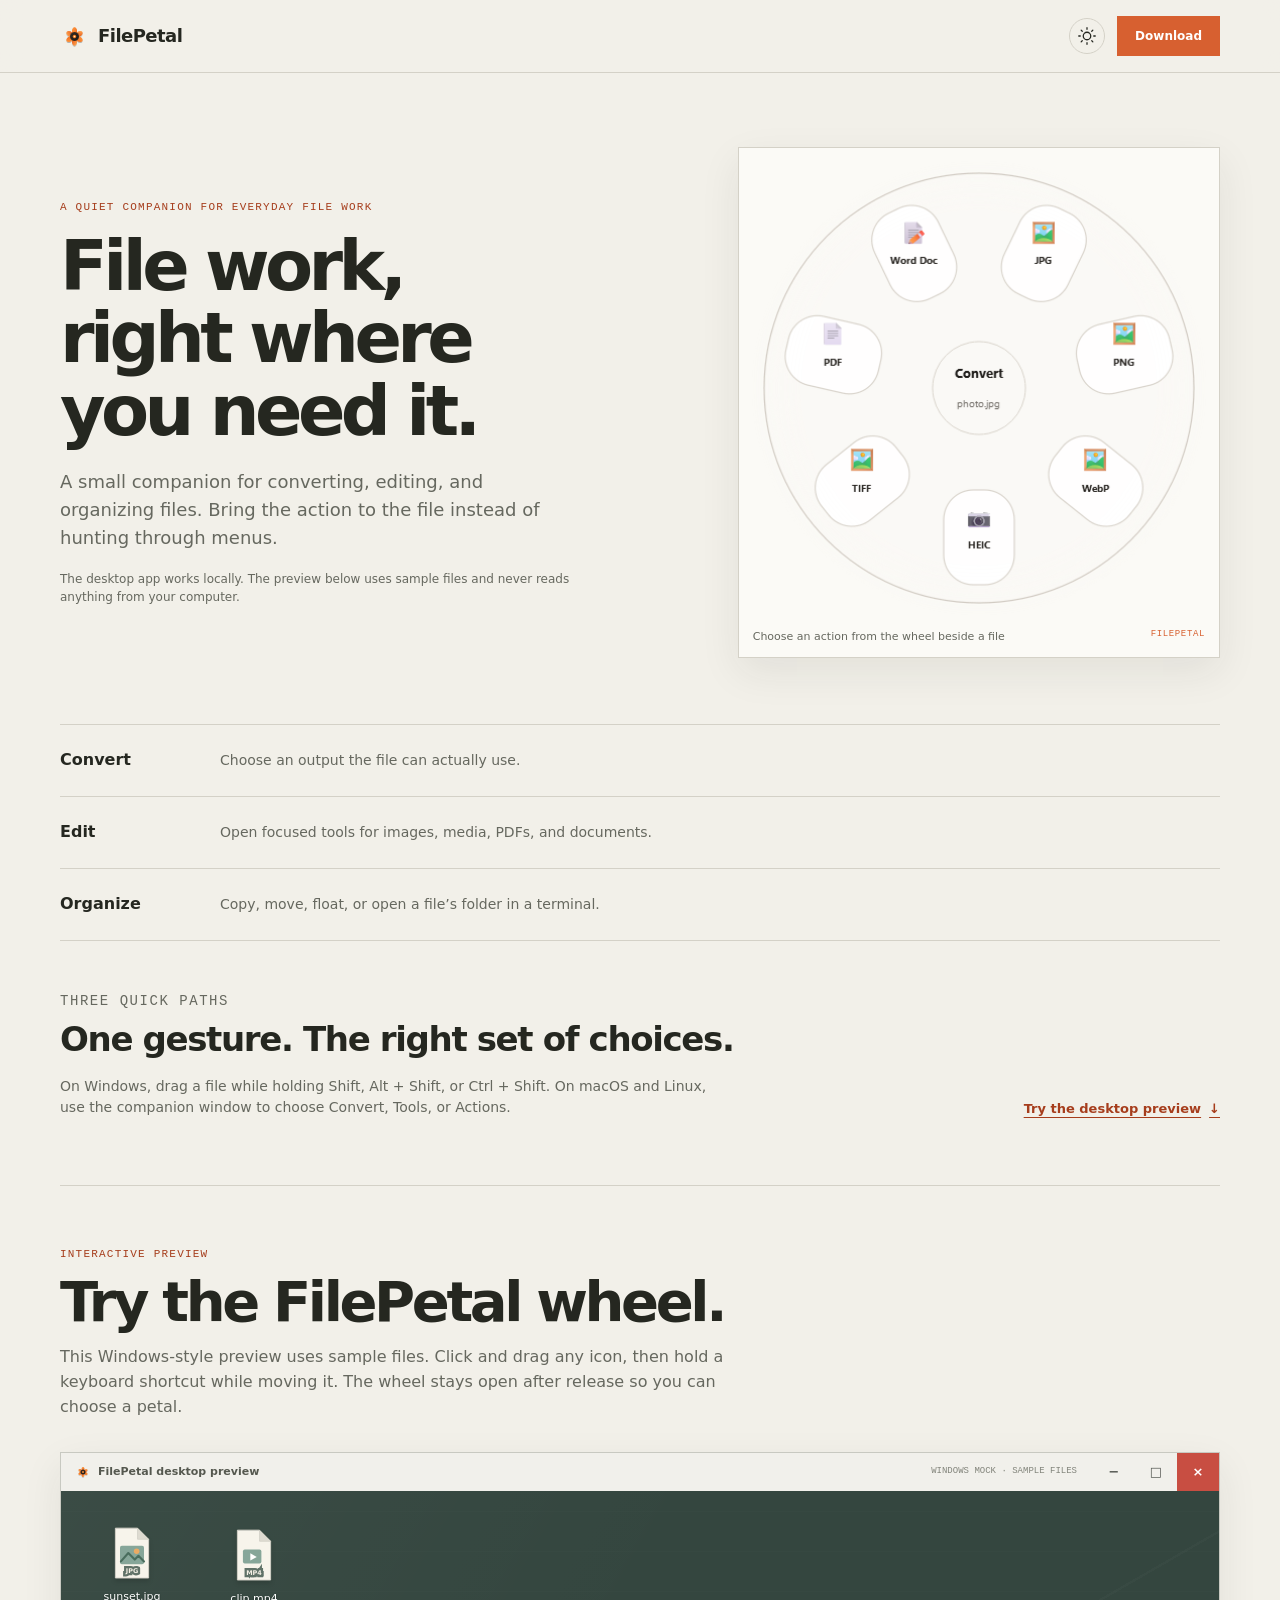
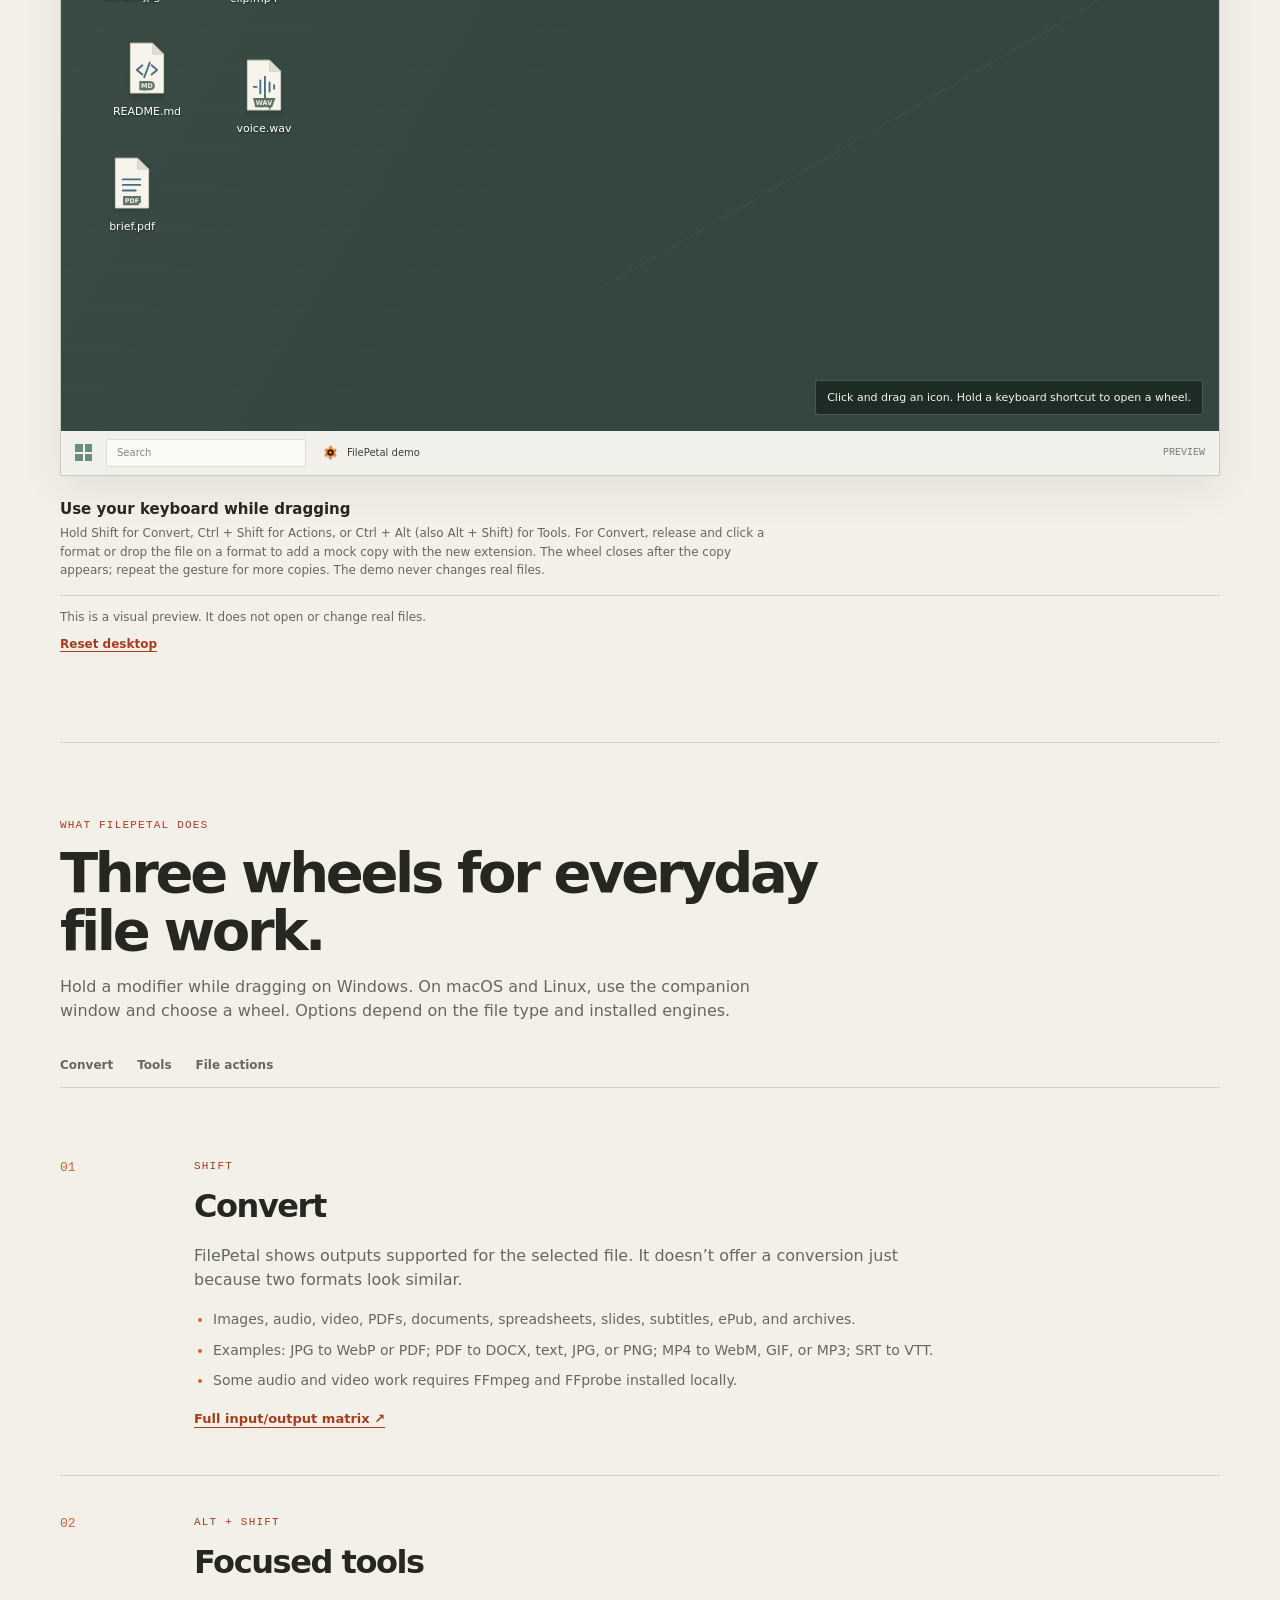
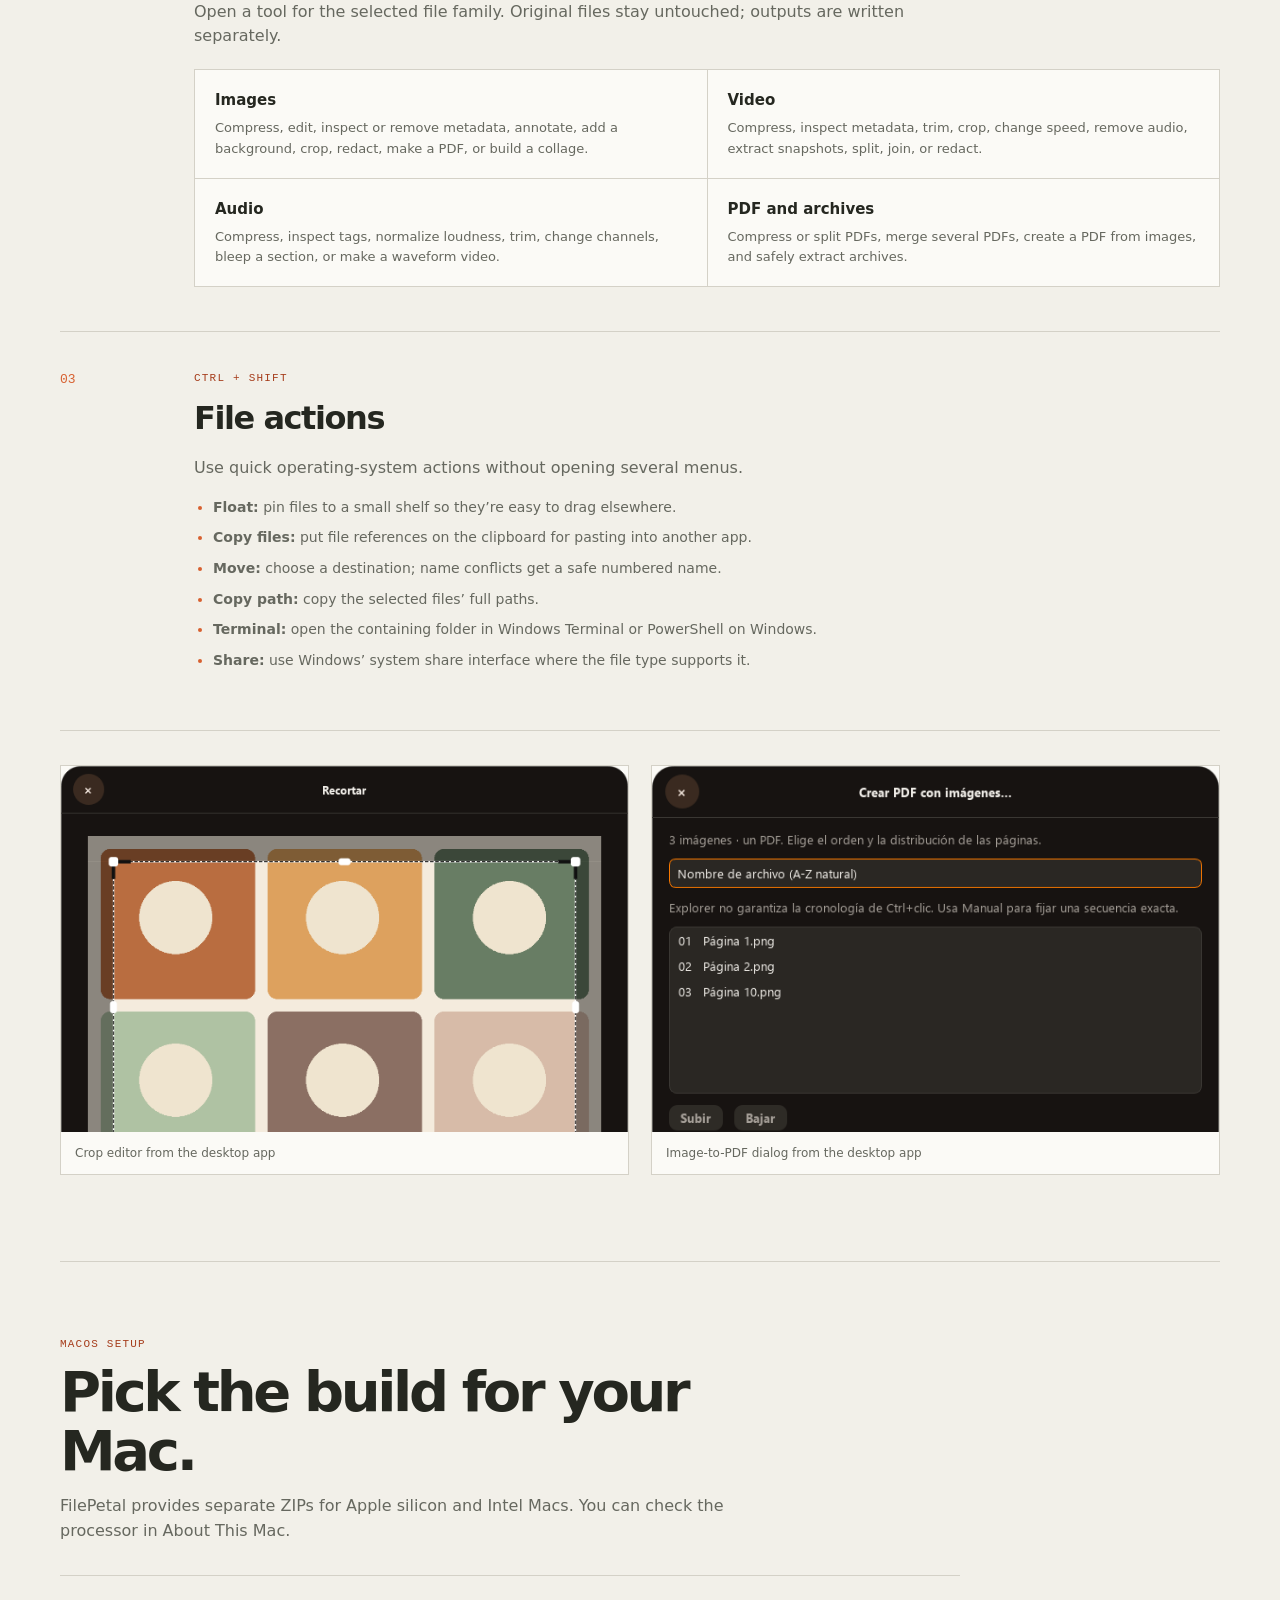
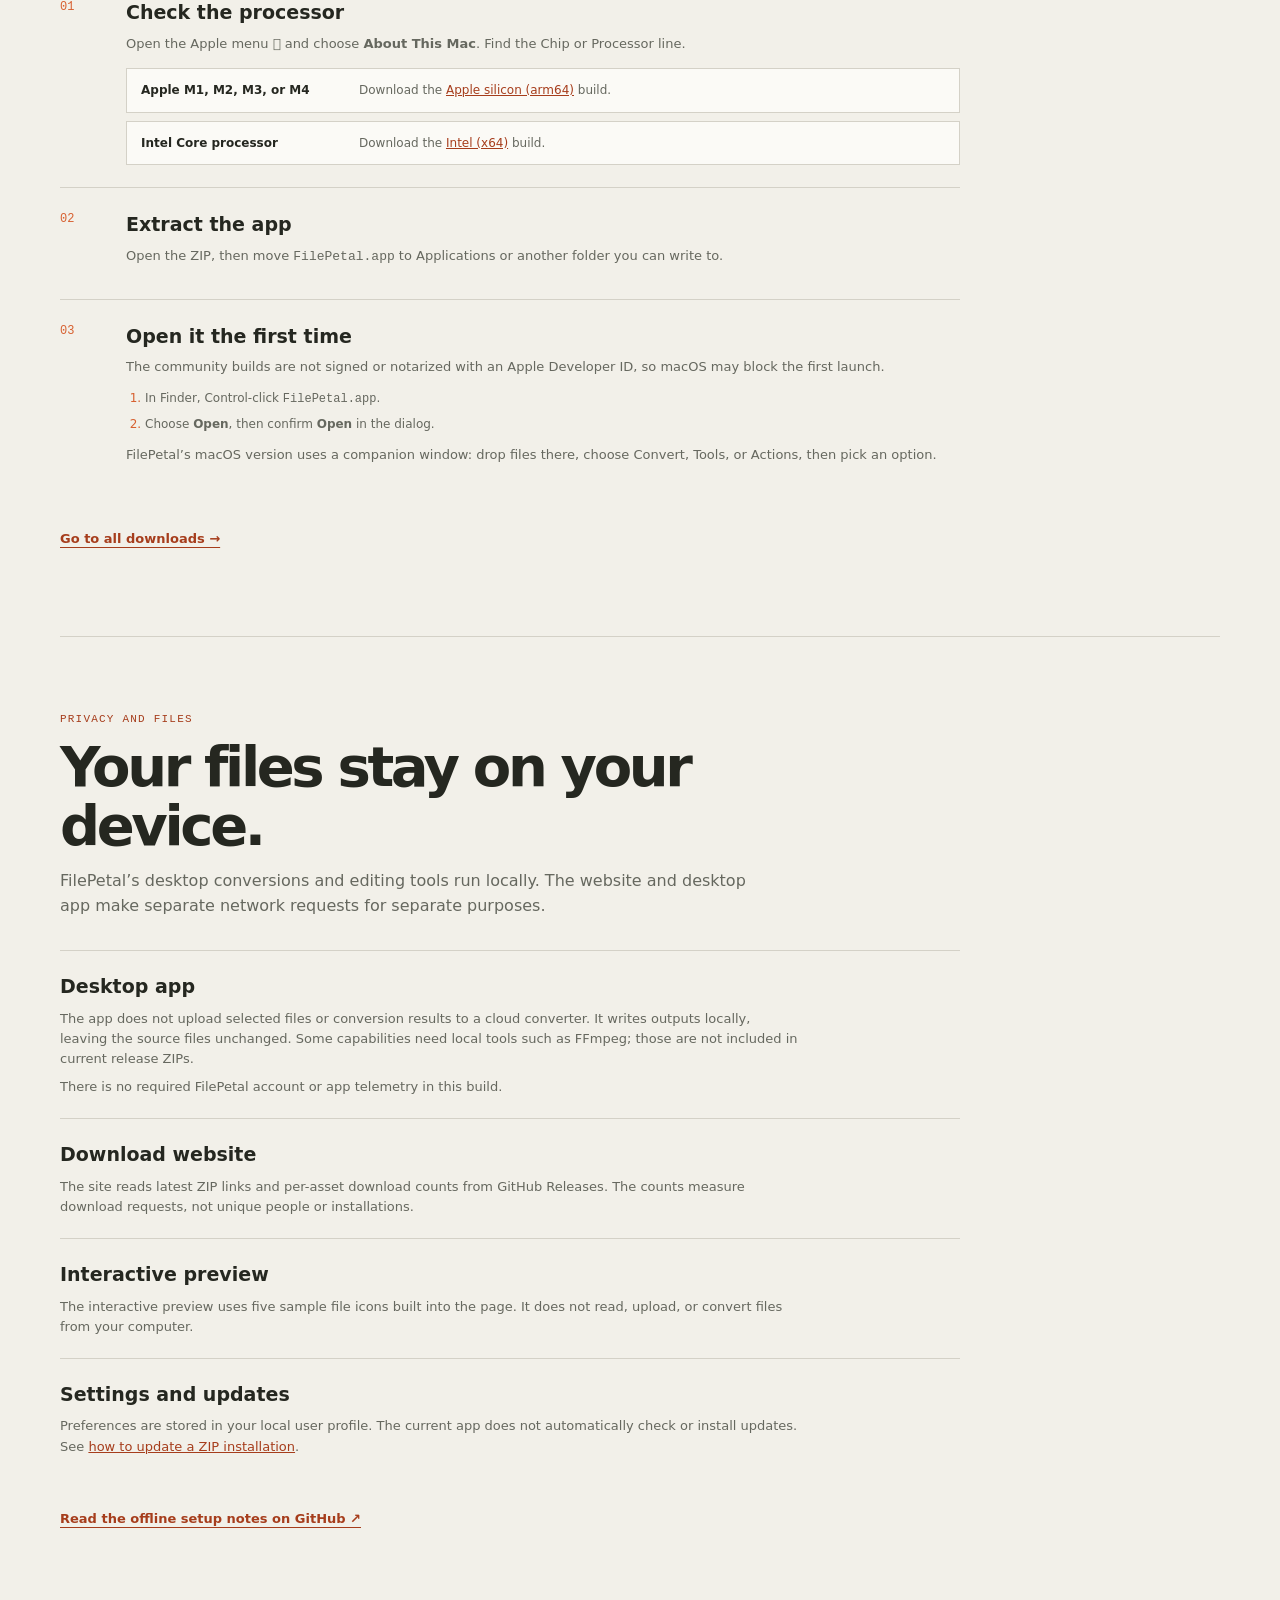
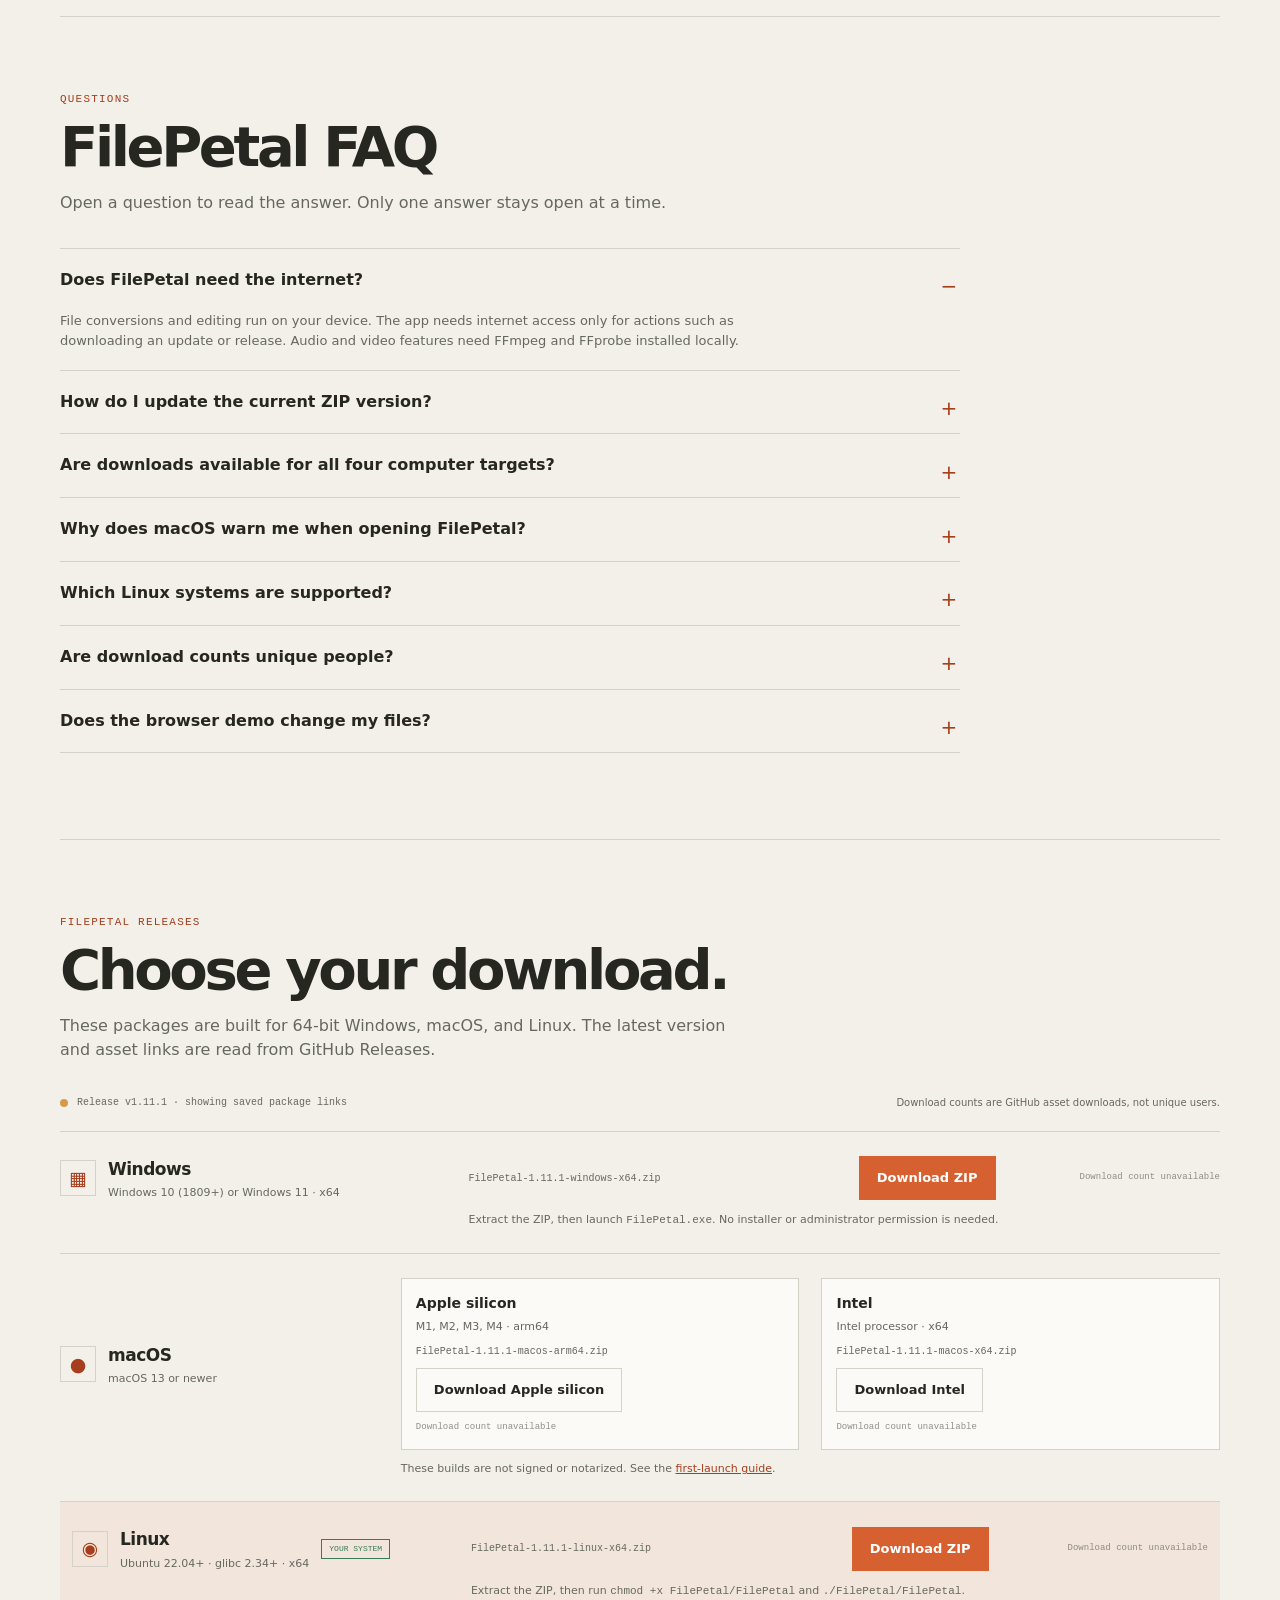
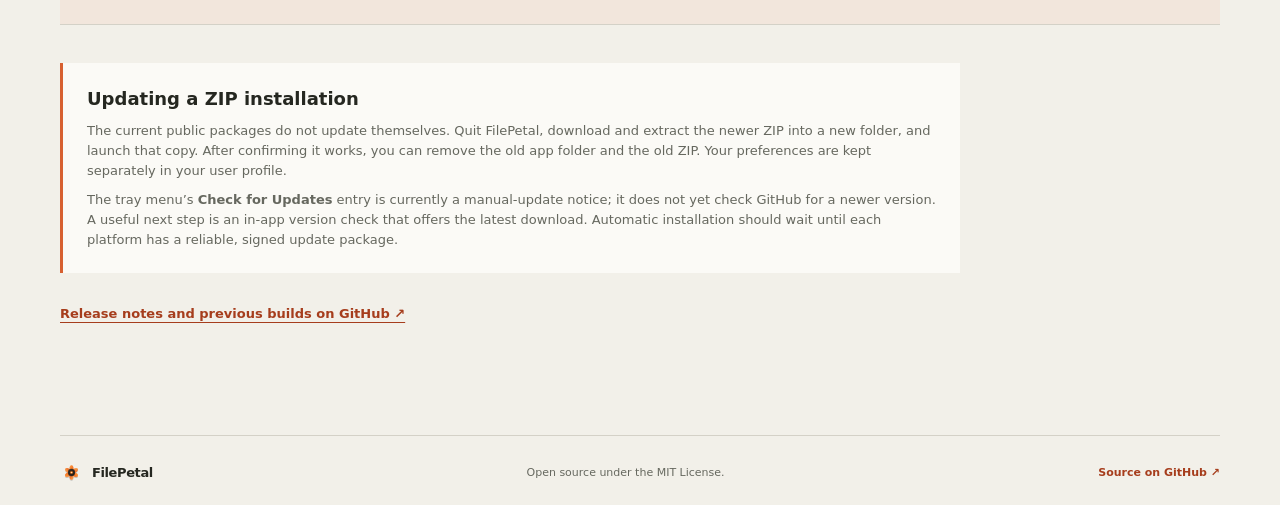
<file: web/index.html>
<!DOCTYPE html>
<html lang="en" data-theme="light">
<head>
  <meta charset="utf-8">
  <meta name="viewport" content="width=device-width, initial-scale=1">
  <title>FilePetal — Local file tools for Windows, macOS, and Linux</title>
  <meta name="description" content="Explore FilePetal’s local file tools, try the interactive desktop preview, and download builds for Windows, macOS, and Linux.">
  <meta name="theme-color" content="#f3f1ec">
  <meta property="og:type" content="website">
  <meta property="og:title" content="FilePetal — Local file tools for desktop">
  <meta property="og:description" content="Convert, edit, and organize files locally with a gesture-driven desktop utility.">
  <meta property="og:image" content="./assets/wheel-light.png">
  <meta property="og:url" content="https://whatthefook.github.io/FilePetal/">
  <link rel="icon" type="image/svg+xml" href="./assets/logo.svg">
  <link rel="stylesheet" href="./style.css?v=20261022-7">
  <script src="./app.js?v=20261022-7" defer></script>
</head>
<body>
  <a class="skip-link" href="#main-content">Skip to content</a>
  <header class="site-header">
    <div class="header-inner">
      <a class="brand" href="#top" aria-label="FilePetal home">
        <img src="./assets/logo.svg" alt="" width="30" height="30">
        <span>FilePetal</span>
      </a>
      <div class="header-actions" style="display: flex; align-items: center; gap: 12px;">
        <button class="theme-toggle-btn" id="theme-toggle" type="button" aria-label="Toggle light or dark theme" title="Toggle theme">
          <svg viewBox="0 0 24 24"><circle cx="12" cy="12" r="5"/><path d="M12 1v2m0 18v2M4.22 4.22l1.42 1.42m12.72 12.72 1.42 1.42M1 12h2m18 0h2M4.22 19.78l1.42-1.42M18.36 5.64l1.42-1.42"/></svg>
        </button>
        <a class="header-download" href="#downloads">Download</a>
      </div>
    </div>
  </header>

  <main id="main-content" class="site-main">
    <section class="home-hero" id="top">
      <div class="hero-copy">
        <p class="eyebrow">A quiet companion for everyday file work</p>
        <h1>File work, right where you need it.</h1>
        <p class="hero-lede">A small companion for converting, editing, and organizing files. Bring the action to the file instead of hunting through menus.</p>
        <p class="hero-footnote">The desktop app works locally. The preview below uses sample files and never reads anything from your computer.</p>
      </div>
      <figure class="hero-product">
        <img src="./assets/wheel-light.png" width="450" height="450" alt="FilePetal conversion wheel showing image output formats">
        <figcaption>Choose an action from the wheel beside a file</figcaption>
      </figure>
    </section>

    <section class="home-uses" aria-label="What FilePetal does">
      <div class="use-row"><span class="use-label">Convert</span><span>Choose an output the file can actually use.</span></div>
      <div class="use-row"><span class="use-label">Edit</span><span>Open focused tools for images, media, PDFs, and documents.</span></div>
      <div class="use-row"><span class="use-label">Organize</span><span>Copy, move, float, or open a file’s folder in a terminal.</span></div>
    </section>

    <section class="home-details">
      <div>
        <p class="eyebrow">Three quick paths</p>
        <h2>One gesture. The right set of choices.</h2>
        <p>On Windows, drag a file while holding Shift, Alt + Shift, or Ctrl + Shift. On macOS and Linux, use the companion window to choose Convert, Tools, or Actions.</p>
      </div>
      <a class="text-link" href="#demo">Try the desktop preview <span aria-hidden="true">↓</span></a>
    </section>

    <section class="page-section page-section-demo" id="demo">
<header class="section-heading">
      <p class="eyebrow">Interactive preview</p>
      <h2>Try the FilePetal wheel.</h2>
      <p>This Windows-style preview uses sample files. Click and drag any icon, then hold a keyboard shortcut while moving it. The wheel stays open after release so you can choose a petal.</p>
    </header>

    <section class="demo-workspace" aria-label="FilePetal desktop gesture demo">
      <div class="desktop-window-bar">
        <span class="desktop-app-title"><img src="./assets/logo.svg" alt="" width="16" height="16">FilePetal desktop preview</span>
        <span class="desktop-window-note">Windows mock · sample files</span>
        <span class="window-controls" aria-hidden="true"><i>−</i><i>□</i><i>×</i></span>
      </div>
      <div class="desktop-stage" id="desktop-stage" aria-label="Interactive desktop area">
        <div class="desktop-files" id="desktop-files" aria-label="Sample files on the desktop">
          <button class="desktop-file" type="button" draggable="false" data-file="image" aria-pressed="false" aria-label="sunset.jpg, image file">
            <svg class="file-art file-art-image" viewBox="0 0 52 60" aria-hidden="true"><path class="file-paper" d="M8 2h24l12 12v42H8z"/><path class="file-fold" d="M32 2v12h12"/><rect class="file-preview" x="13" y="21" width="26" height="20" rx="2"/><circle class="file-sun" cx="31" cy="27" r="3"/><path class="file-hill" d="m14 38 8-9 7 7 4-4 6 6"/><text class="file-extension" x="26" y="51">JPG</text></svg>
            <span>sunset.jpg</span>
          </button>
          <button class="desktop-file" type="button" draggable="false" data-file="markdown" aria-pressed="false" aria-label="README.md, Markdown file">
            <svg class="file-art file-art-code" viewBox="0 0 52 60" aria-hidden="true"><path class="file-paper" d="M8 2h24l12 12v42H8z"/><path class="file-fold" d="M32 2v12h12"/><path class="file-code" d="m21 26-6 5 6 5m10-10 6 5-6 5m-2-13-6 16"/><text class="file-extension" x="26" y="51">MD</text></svg>
            <span>README.md</span>
          </button>
          <button class="desktop-file" type="button" draggable="false" data-file="pdf" aria-pressed="false" aria-label="brief.pdf, PDF file">
            <svg class="file-art file-art-pdf" viewBox="0 0 52 60" aria-hidden="true"><path class="file-paper" d="M8 2h24l12 12v42H8z"/><path class="file-fold" d="M32 2v12h12"/><path class="file-lines" d="M16 25h19M16 31h19M16 37h14"/><text class="file-extension" x="26" y="51">PDF</text></svg>
            <span>brief.pdf</span>
          </button>
          <button class="desktop-file" type="button" draggable="false" data-file="video" aria-pressed="false" aria-label="clip.mp4, video file">
            <svg class="file-art file-art-video" viewBox="0 0 52 60" aria-hidden="true"><path class="file-paper" d="M8 2h24l12 12v42H8z"/><path class="file-fold" d="M32 2v12h12"/><rect class="file-media" x="14" y="23" width="20" height="15" rx="2"/><path class="file-play" d="m22 27 7 4-7 4z"/><text class="file-extension" x="26" y="51">MP4</text></svg>
            <span>clip.mp4</span>
          </button>
          <button class="desktop-file" type="button" draggable="false" data-file="audio" aria-pressed="false" aria-label="voice.wav, audio file">
            <svg class="file-art file-art-audio" viewBox="0 0 52 60" aria-hidden="true"><path class="file-paper" d="M8 2h24l12 12v42H8z"/><path class="file-fold" d="M32 2v12h12"/><path class="file-wave" d="M15 31h3m4-7v14m5-18v22m5-16v10m5-7v4"/><text class="file-extension" x="26" y="51">WAV</text></svg>
            <span>voice.wav</span>
          </button>
        </div>

        <div class="gesture-wheel" id="gesture-wheel" hidden aria-label="FilePetal wheel preview">
          <div class="wheel-ring" aria-hidden="true"></div>
          <div class="wheel-options" id="wheel-options"></div>
          <div class="wheel-center"><small id="wheel-mode">CONVERT</small><strong id="wheel-filename">sunset.jpg</strong><span>Select a petal</span></div>
        </div>

        <div class="desktop-toast" id="desktop-toast" aria-live="polite">Click and drag an icon. Hold a keyboard shortcut to open a wheel.</div>
      </div>
      <div class="desktop-taskbar" aria-hidden="true">
        <span class="taskbar-start"><i></i><i></i><i></i><i></i></span>
        <span class="taskbar-search">Search</span>
        <span class="taskbar-app"><img src="./assets/logo.svg" alt="" width="21" height="21"> FilePetal demo</span>
        <span class="taskbar-state">Preview</span>
      </div>
    </section>

    <div class="demo-controls" aria-label="Keyboard controls for the desktop preview">
      <div>
        <p class="control-heading">Use your keyboard while dragging</p>
        <p class="control-copy">Hold Shift for Convert, Ctrl + Shift for Actions, or Ctrl + Alt (also Alt + Shift) for Tools. For Convert, release and click a format or drop the file on a format to add a mock copy with the new extension. The wheel closes after the copy appears; repeat the gesture for more copies. The demo never changes real files.</p>
      </div>
    </div>
    <div class="demo-feedback" id="demo-feedback" role="status" aria-live="polite">This is a visual preview. It does not open or change real files.</div>
    <button class="text-button demo-reset" id="demo-reset" type="button">Reset desktop</button>
</section>

<section class="page-section page-section-features" id="features">
<header class="section-heading"><p class="eyebrow">What FilePetal does</p><h2>Three wheels for everyday file work.</h2><p>Hold a modifier while dragging on Windows. On macOS and Linux, use the companion window and choose a wheel. Options depend on the file type and installed engines.</p></header>
    <nav class="section-jump" aria-label="Feature sections"><a href="#convert">Convert</a><a href="#tools">Tools</a><a href="#actions">File actions</a></nav>
    <section class="feature-detail" id="convert"><div class="feature-number">01</div><div><p class="eyebrow">Shift</p><h2>Convert</h2><p>FilePetal shows outputs supported for the selected file. It doesn’t offer a conversion just because two formats look similar.</p><ul class="plain-list"><li>Images, audio, video, PDFs, documents, spreadsheets, slides, subtitles, ePub, and archives.</li><li>Examples: JPG to WebP or PDF; PDF to DOCX, text, JPG, or PNG; MP4 to WebM, GIF, or MP3; SRT to VTT.</li><li>Some audio and video work requires FFmpeg and FFprobe installed locally.</li></ul><a class="text-link" href="https://github.com/Whatthefook/FilePetal/blob/main/docs/compatibility.md" target="_blank" rel="noopener noreferrer">Full input/output matrix ↗</a></div></section>
    <section class="feature-detail" id="tools"><div class="feature-number">02</div><div><p class="eyebrow">Alt + Shift</p><h2>Focused tools</h2><p>Open a tool for the selected file family. Original files stay untouched; outputs are written separately.</p><div class="tool-groups"><div><h3>Images</h3><p>Compress, edit, inspect or remove metadata, annotate, add a background, crop, redact, make a PDF, or build a collage.</p></div><div><h3>Video</h3><p>Compress, inspect metadata, trim, crop, change speed, remove audio, extract snapshots, split, join, or redact.</p></div><div><h3>Audio</h3><p>Compress, inspect tags, normalize loudness, trim, change channels, bleep a section, or make a waveform video.</p></div><div><h3>PDF and archives</h3><p>Compress or split PDFs, merge several PDFs, create a PDF from images, and safely extract archives.</p></div></div></div></section>
    <section class="feature-detail" id="actions"><div class="feature-number">03</div><div><p class="eyebrow">Ctrl + Shift</p><h2>File actions</h2><p>Use quick operating-system actions without opening several menus.</p><ul class="plain-list"><li><strong>Float:</strong> pin files to a small shelf so they’re easy to drag elsewhere.</li><li><strong>Copy files:</strong> put file references on the clipboard for pasting into another app.</li><li><strong>Move:</strong> choose a destination; name conflicts get a safe numbered name.</li><li><strong>Copy path:</strong> copy the selected files’ full paths.</li><li><strong>Terminal:</strong> open the containing folder in Windows Terminal or PowerShell on Windows.</li><li><strong>Share:</strong> use Windows’ system share interface where the file type supports it.</li></ul></div></section>
    <section class="product-shots" aria-label="Screenshots from FilePetal"><figure><img src="./assets/crop-dark.png" alt="FilePetal crop editor showing crop handles and aspect ratio controls" loading="lazy"><figcaption>Crop editor from the desktop app</figcaption></figure><figure><img src="./assets/image-pdf-dark.png" alt="FilePetal image-to-PDF dialog with page ordering controls" loading="lazy"><figcaption>Image-to-PDF dialog from the desktop app</figcaption></figure></section>
</section>

<section class="page-section page-section-mac-guide" id="mac-guide">
<header class="section-heading"><p class="eyebrow">macOS setup</p><h2>Pick the build for your Mac.</h2><p>FilePetal provides separate ZIPs for Apple silicon and Intel Macs. You can check the processor in About This Mac.</p></header>
    <div class="guide-columns">
      <section class="guide-section"><span class="guide-marker">01</span><div><h2>Check the processor</h2><p>Open the Apple menu  and choose <strong>About This Mac</strong>. Find the Chip or Processor line.</p><dl class="choice-list"><div><dt>Apple M1, M2, M3, or M4</dt><dd>Download the <a href="#card-macos">Apple silicon (arm64)</a> build.</dd></div><div><dt>Intel Core processor</dt><dd>Download the <a href="#card-macos">Intel (x64)</a> build.</dd></div></dl></div></section>
      <section class="guide-section"><span class="guide-marker">02</span><div><h2>Extract the app</h2><p>Open the ZIP, then move <code>FilePetal.app</code> to Applications or another folder you can write to.</p></div></section>
      <section class="guide-section"><span class="guide-marker">03</span><div><h2>Open it the first time</h2><p>The community builds are not signed or notarized with an Apple Developer ID, so macOS may block the first launch.</p><ol class="step-list"><li>In Finder, Control-click <code>FilePetal.app</code>.</li><li>Choose <strong>Open</strong>, then confirm <strong>Open</strong> in the dialog.</li></ol><p>FilePetal’s macOS version uses a companion window: drop files there, choose Convert, Tools, or Actions, then pick an option.</p></div></section>
    </div>
    <p class="external-link-row"><a href="#downloads">Go to all downloads →</a></p>
</section>

<section class="page-section page-section-privacy" id="privacy">
<header class="section-heading"><p class="eyebrow">Privacy and files</p><h2>Your files stay on your device.</h2><p>FilePetal’s desktop conversions and editing tools run locally. The website and desktop app make separate network requests for separate purposes.</p></header>
    <section class="privacy-copy">
      <article><h2>Desktop app</h2><p>The app does not upload selected files or conversion results to a cloud converter. It writes outputs locally, leaving the source files unchanged. Some capabilities need local tools such as FFmpeg; those are not included in current release ZIPs.</p><p>There is no required FilePetal account or app telemetry in this build.</p></article>
      <article><h2>Download website</h2><p>The site reads latest ZIP links and per-asset download counts from GitHub Releases. The counts measure download requests, not unique people or installations.</p></article>
      <article><h2>Interactive preview</h2><p>The interactive preview uses five sample file icons built into the page. It does not read, upload, or convert files from your computer.</p></article>
      <article><h2>Settings and updates</h2><p>Preferences are stored in your local user profile. The current app does not automatically check or install updates. See <a href="#downloads">how to update a ZIP installation</a>.</p></article>
    </section>
    <p class="external-link-row"><a href="https://github.com/Whatthefook/FilePetal/blob/main/docs/offline-setup.md" target="_blank" rel="noopener noreferrer">Read the offline setup notes on GitHub ↗</a></p>
</section>

<section class="page-section page-section-faq" id="faq">
<header class="section-heading"><p class="eyebrow">Questions</p><h2>FilePetal FAQ</h2><p>Open a question to read the answer. Only one answer stays open at a time.</p></header>
    <section class="faq-list" aria-label="Frequently asked questions">
      <details class="faq-item" name="filepetal-faq" open><summary>Does FilePetal need the internet?</summary><div class="faq-answer"><p>File conversions and editing run on your device. The app needs internet access only for actions such as downloading an update or release. Audio and video features need FFmpeg and FFprobe installed locally.</p></div></details>
      <details class="faq-item" name="filepetal-faq"><summary>How do I update the current ZIP version?</summary><div class="faq-answer"><p>There is no automatic updater yet. Quit FilePetal, download the latest ZIP, extract it into a new folder, and launch that copy. Once you confirm it works, remove the old app folder and ZIP if you want. You do not need to uninstall; preferences live separately in your user profile.</p><p>The tray’s <strong>Check for Updates</strong> item currently displays a manual-update message; it does not actually query GitHub. An in-app version check with an “Update available” prompt is the sensible next step. Automatic installation needs a separate updater for each operating system.</p></div></details>
      <details class="faq-item" name="filepetal-faq"><summary>Are downloads available for all four computer targets?</summary><div class="faq-answer"><p>Yes: Windows x64, macOS Apple silicon, macOS Intel, and Linux x64. Current releases are portable ZIP packages. See the <a href="#downloads">downloads page</a> for system requirements and installation instructions.</p></div></details>
      <details class="faq-item" name="filepetal-faq"><summary>Why does macOS warn me when opening FilePetal?</summary><div class="faq-answer"><p>The community builds are not signed or notarized with an Apple Developer ID. On first launch, Control-click <code>FilePetal.app</code> in Finder, choose <strong>Open</strong>, then confirm. Read the <a href="#mac-guide">Mac guide</a> for the chip-specific download.</p></div></details>
      <details class="faq-item" name="filepetal-faq"><summary>Which Linux systems are supported?</summary><div class="faq-answer"><p>The published Linux build targets x86_64 Ubuntu 22.04 or newer with glibc 2.34 or newer. Other distributions may work if their system libraries meet that baseline.</p></div></details>
      <details class="faq-item" name="filepetal-faq"><summary>Are download counts unique people?</summary><div class="faq-answer"><p>No. Counts come from GitHub’s release asset download totals. They count download requests, not unique people, installations, or active users.</p></div></details>
      <details class="faq-item" name="filepetal-faq"><summary>Does the browser demo change my files?</summary><div class="faq-answer"><p>No. It uses sample icons and can add mock output icons to the preview desktop, but it never reads local files or performs real conversions.</p></div></details>
    </section>
</section>

<section class="page-section page-section-downloads" id="downloads">
<header class="section-heading"><p class="eyebrow">FilePetal releases</p><h2>Choose your download.</h2><p>These packages are built for 64-bit Windows, macOS, and Linux. The latest version and asset links are read from GitHub Releases.</p></header>
    <div class="release-line" role="status" aria-live="polite"><span class="status-indicator live" id="api-indicator-dot" aria-hidden="true"></span><span id="api-status-text">Checking GitHub Releases…</span><span class="release-note">Download counts are GitHub asset downloads, not unique users.</span></div>

    <section class="download-list" aria-label="FilePetal downloads">
      <article class="download-row" id="card-windows" data-platform="windows">
        <div class="download-platform"><span class="platform-glyph">▦</span><div><h2>Windows</h2><p>Windows 10 (1809+) or Windows 11 · x64</p></div><span class="rec-badge" id="rec-windows" hidden>Your system</span></div>
        <div class="download-file" id="name-windows">FilePetal-1.11.1-windows-x64.zip</div>
        <a class="button button-primary download-link" id="btn-windows" href="https://github.com/Whatthefook/FilePetal/releases/download/v1.11.1/FilePetal-1.11.1-windows-x64.zip" download>Download ZIP</a>
        <span class="download-count" id="count-windows">Loading count…</span>
        <p class="download-howto">Extract the ZIP, then launch <code>FilePetal.exe</code>. No installer or administrator permission is needed.</p>
      </article>

      <article class="download-row download-row-mac" id="card-macos" data-platform="macos">
        <div class="download-platform"><span class="platform-glyph">●</span><div><h2>macOS</h2><p>macOS 13 or newer</p></div><span class="rec-badge" id="rec-macos" hidden>Your system</span></div>
        <div class="mac-download-option mac-option-box"><div><h3>Apple silicon</h3><p>M1, M2, M3, M4 · arm64</p></div><span class="option-rec-pill" id="rec-macos-arm64" hidden>Your Mac</span><div class="download-file" id="name-macos-arm64">FilePetal-1.11.1-macos-arm64.zip</div><a class="button button-secondary download-link" id="btn-macos-arm64" href="https://github.com/Whatthefook/FilePetal/releases/download/v1.11.1/FilePetal-1.11.1-macos-arm64.zip" download>Download Apple silicon</a><span class="download-count" id="count-macos-arm64">Loading count…</span></div>
        <div class="mac-download-option mac-option-box"><div><h3>Intel</h3><p>Intel processor · x64</p></div><span class="option-rec-pill" id="rec-macos-x64" hidden>Your Mac</span><div class="download-file" id="name-macos-x64">FilePetal-1.11.1-macos-x64.zip</div><a class="button button-secondary download-link" id="btn-macos-x64" href="https://github.com/Whatthefook/FilePetal/releases/download/v1.11.1/FilePetal-1.11.1-macos-x64.zip" download>Download Intel</a><span class="download-count" id="count-macos-x64">Loading count…</span></div>
        <p class="download-howto">These builds are not signed or notarized. See the <a href="#mac-guide">first-launch guide</a>.</p>
      </article>

      <article class="download-row" id="card-linux" data-platform="linux">
        <div class="download-platform"><span class="platform-glyph">◉</span><div><h2>Linux</h2><p>Ubuntu 22.04+ · glibc 2.34+ · x64</p></div><span class="rec-badge" id="rec-linux" hidden>Your system</span></div>
        <div class="download-file" id="name-linux">FilePetal-1.11.1-linux-x64.zip</div>
        <a class="button button-primary download-link" id="btn-linux" href="https://github.com/Whatthefook/FilePetal/releases/download/v1.11.1/FilePetal-1.11.1-linux-x64.zip" download>Download ZIP</a>
        <span class="download-count" id="count-linux">Loading count…</span>
        <p class="download-howto">Extract the ZIP, then run <code>chmod +x FilePetal/FilePetal</code> and <code>./FilePetal/FilePetal</code>.</p>
      </article>
    </section>

    <section class="update-note" aria-labelledby="update-title">
      <h2 id="update-title">Updating a ZIP installation</h2>
      <p>The current public packages do not update themselves. Quit FilePetal, download and extract the newer ZIP into a new folder, and launch that copy. After confirming it works, you can remove the old app folder and the old ZIP. Your preferences are kept separately in your user profile.</p>
      <p>The tray menu’s <strong>Check for Updates</strong> entry is currently a manual-update notice; it does not yet check GitHub for a newer version. A useful next step is an in-app version check that offers the latest download. Automatic installation should wait until each platform has a reliable, signed update package.</p>
    </section>
    <p class="external-link-row"><a href="https://github.com/Whatthefook/FilePetal/releases" target="_blank" rel="noopener noreferrer">Release notes and previous builds on GitHub ↗</a></p>
</section>

  </main>

  <footer class="site-footer">
    <a class="footer-brand" href="#top"><img src="./assets/logo.svg" alt="" width="24" height="24"> FilePetal</a>
    <span>Open source under the MIT License.</span>
    <a href="https://github.com/Whatthefook/FilePetal" target="_blank" rel="noopener noreferrer">Source on GitHub ↗</a>
  </footer>
</body>
</html>
</file>
<file: web/style.css>
/* FilePetal site: quiet typography, real product imagery, restrained motion. */
:root {
  color-scheme: light;
  --page: #f2f0e9;
  --surface: #fbfaf6;
  --surface-2: #e9e6dd;
  --ink: #252720;
  --muted: #66685f;
  --line: #d4d1c7;
  --accent: #d76030;
  --accent-dark: #a63d1c;
  --accent-soft: #f3dfd2;
  --good: #397b52;
  --desktop: #34463f;
  --desktop-2: #42574e;
  --desktop-ink: #f8f6ec;
  --shadow: 0 14px 38px rgb(37 39 32 / 8%);
  --font: 'Segoe UI Variable', 'Segoe UI', system-ui, sans-serif;
  --display: 'Segoe UI Variable Display', 'Segoe UI', system-ui, sans-serif;
  --mono: 'Cascadia Code', Consolas, monospace;
}

html[data-theme="dark"] {
  color-scheme: dark;
  --page: #20231f;
  --surface: #292c27;
  --surface-2: #343830;
  --ink: #f1eee5;
  --muted: #b0b1a7;
  --line: #464940;
  --accent: #f08352;
  --accent-dark: #ffae84;
  --accent-soft: #453129;
  --good: #85c699;
  --desktop: #263933;
  --desktop-2: #344940;
  --desktop-ink: #f8f6ec;
  --shadow: 0 16px 40px rgb(0 0 0 / 23%);
}

* { box-sizing: border-box; }
html { scroll-behavior: smooth; scroll-padding-top: 90px; }
body {
  margin: 0;
  min-width: 320px;
  background: var(--page);
  color: var(--ink);
  font-family: var(--font);
  font-size: 16px;
  line-height: 1.55;
  -webkit-font-smoothing: antialiased;
  transition: background-color .18s ease, color .18s ease;
}
img { max-width: 100%; }
a { color: inherit; }
button { font: inherit; }
button:focus-visible, a:focus-visible, summary:focus-visible { outline: 3px solid var(--accent); outline-offset: 4px; }
::selection { color: #fff; background: var(--accent); }
.skip-link { position: fixed; z-index: 20; top: 8px; left: 8px; transform: translateY(-160%); padding: 10px 14px; color: #fff; background: var(--ink); border-radius: 4px; }
.skip-link:focus { transform: translateY(0); }

.site-header {
  position: sticky;
  z-index: 15;
  top: 0;
  border-bottom: 1px solid var(--line);
  background: color-mix(in srgb, var(--page) 94%, transparent);
  backdrop-filter: blur(12px);
}
.header-inner {
  display: flex;
  align-items: center;
  gap: 28px;
  width: min(1160px, calc(100% - 48px));
  min-height: 72px;
  margin: 0 auto;
}
.brand, .footer-brand { display: inline-flex; align-items: center; gap: 9px; flex: none; text-decoration: none; color: var(--ink); font-weight: 700; letter-spacing: -.03em; }
.brand { font-family: var(--display); font-size: 18px; }
.brand img { width: 29px; height: 29px; }
.site-nav { display: flex; align-items: center; justify-content: center; gap: clamp(12px, 2vw, 26px); flex: 1; }
.site-nav a { position: relative; padding: 25px 0 23px; color: var(--muted); font-size: 13px; font-weight: 600; text-decoration: none; white-space: nowrap; }
.site-nav a:hover, .site-nav a[aria-current="page"] { color: var(--ink); }
.site-nav a[aria-current="page"]::after { position: absolute; right: 0; bottom: 15px; left: 0; height: 2px; background: var(--accent); content: ""; }
.header-actions { display: flex; align-items: center; gap: 12px; }
.header-download { padding: 9px 14px; border: 1px solid var(--ink); color: var(--ink); font-size: 12px; font-weight: 700; text-decoration: none; white-space: nowrap; transition: background .16s, color .16s; }
.header-download:hover { color: var(--page); background: var(--ink); }
.theme-toggle-btn { display: grid; width: 36px; height: 36px; place-items: center; padding: 8px; border: 1px solid var(--line); border-radius: 50%; color: var(--ink); background: transparent; cursor: pointer; }
.theme-toggle-btn svg { width: 18px; height: 18px; fill: none; stroke: currentColor; stroke-width: 1.7; stroke-linecap: round; stroke-linejoin: round; }
.theme-toggle-btn .sun-icon, html[data-theme="dark"] .theme-toggle-btn .moon-icon { display: none; }
html[data-theme="dark"] .theme-toggle-btn .sun-icon { display: block; }

main { display: block; }
.home-hero, .home-uses, .home-details, .content-page { width: min(1040px, calc(100% - 48px)); margin-right: auto; margin-left: auto; }
.home-hero { display: grid; grid-template-columns: minmax(0, 1.05fr) minmax(340px, .95fr); align-items: center; gap: clamp(40px, 8vw, 100px); padding: 82px 0 64px; }
.hero-copy { max-width: 570px; }
.eyebrow { margin: 0 0 14px; color: var(--accent-dark); font-family: var(--mono); font-size: 11px; letter-spacing: .11em; text-transform: uppercase; }
h1, h2, h3, p { margin-top: 0; }
h1, h2, h3 { font-family: var(--display); }
h1 { max-width: 740px; margin-bottom: 20px; font-size: clamp(42px, 6.2vw, 70px); line-height: 1.04; letter-spacing: -.065em; font-weight: 700; }
.hero-copy h1 { max-width: 530px; }
.hero-lede { max-width: 510px; margin-bottom: 18px; color: var(--muted); font-size: 18px; line-height: 1.55; }
.hero-platform-note { margin: 0 0 27px; color: var(--muted); font-family: var(--mono); font-size: 11px; letter-spacing: .08em; text-transform: uppercase; }
.hero-actions { display: flex; flex-wrap: wrap; align-items: center; gap: 10px; margin-bottom: 22px; }
.button { display: inline-flex; min-height: 44px; align-items: center; justify-content: center; padding: 0 17px; border: 1px solid transparent; font-size: 13px; font-weight: 700; text-decoration: none; cursor: pointer; transition: color .16s, background .16s, border-color .16s, transform .16s; }
.button:hover { transform: translateY(-1px); }
.button-primary { border-color: var(--accent); color: #fff; background: var(--accent); }
.button-primary:hover { border-color: var(--accent-dark); background: var(--accent-dark); }
.button-quiet, .button-secondary { border-color: var(--line); color: var(--ink); background: transparent; }
.button-quiet:hover, .button-secondary:hover { border-color: var(--ink); }
.hero-footnote { max-width: 480px; margin-bottom: 0; color: var(--muted); font-size: 12px; }
.hero-product { margin: 0; padding: 16px; border: 1px solid var(--line); background: var(--surface); box-shadow: var(--shadow); }
.hero-product img { display: block; width: 100%; height: auto; }
.hero-product figcaption { display: flex; justify-content: space-between; gap: 12px; padding: 12px 2px 0; color: var(--muted); font-size: 11px; }
.hero-product figcaption::after { color: var(--accent); content: "REAL APP SCREENSHOT"; font-family: var(--mono); font-size: 9px; letter-spacing: .07em; }
.home-uses { border-top: 1px solid var(--line); }
.use-row { display: grid; grid-template-columns: 140px 1fr 24px; align-items: center; gap: 20px; min-height: 72px; border-bottom: 1px solid var(--line); color: var(--muted); font-size: 14px; text-decoration: none; transition: color .15s, padding .15s; }
.use-row:hover { padding-right: 4px; padding-left: 4px; color: var(--ink); }
.use-label { color: var(--ink); font-family: var(--display); font-size: 16px; font-weight: 700; }
.use-arrow { color: var(--accent); font-size: 21px; text-align: right; }
.home-details { display: flex; align-items: end; justify-content: space-between; gap: 30px; padding: 62px 0 82px; }
.home-details h2 { margin-bottom: 10px; font-size: clamp(24px, 3vw, 34px); letter-spacing: -.04em; }
.home-details p { max-width: 650px; margin-bottom: 0; color: var(--muted); font-size: 14px; }
.text-link, .external-link-row a { display: inline-flex; align-items: center; gap: 8px; color: var(--accent-dark); font-size: 13px; font-weight: 700; text-decoration-thickness: 1px; text-underline-offset: 4px; }
.text-link { flex: none; }

.content-page { min-height: calc(100vh - 150px); padding-top: 64px; padding-bottom: 82px; }
.page-heading { max-width: 760px; margin: 0 0 40px; }
.page-heading h1 { margin-bottom: 15px; font-size: clamp(38px, 5.6vw, 58px); }
.page-heading > p:last-child { max-width: 700px; margin-bottom: 0; color: var(--muted); font-size: 16px; }
.section-jump { display: flex; flex-wrap: wrap; gap: 24px; margin: -14px 0 32px; border-bottom: 1px solid var(--line); }
.section-jump a { padding: 0 0 12px; color: var(--muted); font-size: 12px; font-weight: 700; text-decoration: none; }
.section-jump a:hover { color: var(--accent-dark); }
.feature-detail { display: grid; grid-template-columns: 100px 1fr; gap: 34px; padding: 38px 0 44px; border-bottom: 1px solid var(--line); scroll-margin-top: 100px; }
.feature-number { color: var(--accent); font-family: var(--mono); font-size: 13px; }
.feature-detail .eyebrow { margin-bottom: 7px; }
.feature-detail h2 { margin-bottom: 12px; font-size: 32px; letter-spacing: -.045em; }
.feature-detail > div:last-child > p:not(.eyebrow) { max-width: 720px; color: var(--muted); }
.plain-list { display: grid; gap: 9px; max-width: 760px; padding-left: 19px; color: var(--muted); font-size: 14px; }
.plain-list li::marker { color: var(--accent); }
.tool-groups { display: grid; grid-template-columns: repeat(2, minmax(0, 1fr)); gap: 1px; margin-top: 20px; border: 1px solid var(--line); background: var(--line); }
.tool-groups > div { padding: 19px 20px; background: var(--surface); }
.tool-groups h3 { margin-bottom: 6px; font-size: 15px; }
.tool-groups p { margin-bottom: 0; color: var(--muted); font-size: 13px; }
.product-shots { display: grid; grid-template-columns: repeat(2, minmax(0, 1fr)); gap: 22px; padding-top: 42px; }
.product-shots figure { margin: 0; border: 1px solid var(--line); background: var(--surface); }
.product-shots img { display: block; width: 100%; aspect-ratio: 1.55; object-fit: cover; object-position: top; }
.product-shots figcaption { padding: 12px 14px; color: var(--muted); font-size: 12px; }

/* A small desktop scene for the real modifier gestures. */
.demo-workspace { overflow: hidden; border: 1px solid #c8c9c1; background: #e6e5df; box-shadow: var(--shadow); }
.desktop-window-bar { display: flex; height: 38px; align-items: center; gap: 12px; padding: 0 14px; color: #55584f; background: #f1f0eb; font-size: 11px; font-weight: 600; }
.desktop-app-title { display: inline-flex; align-items: center; gap: 7px; }
.desktop-app-title img { display: block; }
.desktop-window-note { margin-left: auto; color: #82847b; font-family: var(--mono); font-size: 9px; font-weight: 400; text-transform: uppercase; }
.window-controls { display: flex; height: 100%; align-items: stretch; margin: 0 -14px 0 4px; }
.window-controls i { display: grid; width: 42px; place-items: center; color: #575a54; font-size: 13px; font-style: normal; }
.window-controls i:last-child { color: #fff; background: #c84e42; }
.desktop-stage { position: relative; min-height: clamp(390px, 49vw, 520px); overflow: hidden; color: var(--desktop-ink); background: var(--desktop); background-image: linear-gradient(120deg, rgb(255 255 255 / 3%), transparent 45%), repeating-linear-gradient(0deg, transparent 0 39px, rgb(255 255 255 / 2%) 40px); touch-action: none; }
.desktop-stage::before { position: absolute; top: 0; right: 0; bottom: 0; left: 47%; background: linear-gradient(150deg, transparent 0 44%, rgb(255 255 255 / 2%) 44% 44.3%, transparent 44.3%); content: ""; pointer-events: none; }
.desktop-files { position: absolute; inset: 0; }
.desktop-file { position: absolute; display: flex; width: 86px; min-height: 100px; flex-direction: column; align-items: center; gap: 6px; padding: 6px 4px; border: 1px solid transparent; border-radius: 3px; color: var(--desktop-ink); background: transparent; cursor: grab; user-select: none; touch-action: none; transition: background .12s, border-color .12s, transform .12s; }
.desktop-file:nth-child(1) { top: 28px; left: 28px; }
.desktop-file:nth-child(2) { top: 143px; left: 43px; }
.desktop-file:nth-child(3) { top: 258px; left: 28px; }
.desktop-file:nth-child(4) { top: 30px; left: 150px; }
.desktop-file:nth-child(5) { top: 160px; left: 160px; }
.desktop-file:hover, .desktop-file.is-selected { border-color: rgb(255 255 255 / 28%); background: rgb(255 255 255 / 11%); }
.desktop-file.is-dragging { z-index: 10; cursor: grabbing; transition: none; pointer-events: none !important; opacity: 0.92; filter: drop-shadow(0 14px 26px rgb(0 0 0 / 40%)); }
.file-art { display: block; width: 48px; height: 56px; filter: drop-shadow(0 3px 2px rgb(0 0 0 / 13%)); }
.file-paper { fill: #f7f4eb; stroke: #d5d3c9; stroke-width: 1; }
.file-fold { fill: #dedbd1; stroke: #d5d3c9; stroke-width: 1; }
.file-preview, .file-media { fill: #86a699; }
.file-sun { fill: #eaaa63; }
.file-hill { fill: none; stroke: #496d5d; stroke-width: 2.3; stroke-linecap: round; stroke-linejoin: round; }
.file-extension { fill: #f4f0e5; stroke: #607268; stroke-width: 5px; paint-order: stroke; font: 700 7px var(--font); text-anchor: middle; }
.file-code, .file-lines, .file-wave { fill: none; stroke: #476c84; stroke-width: 2; stroke-linecap: round; stroke-linejoin: round; }
.file-play { fill: #fff; }
.desktop-file span { max-width: 100%; overflow: hidden; color: #fff; font-size: 11px; text-overflow: ellipsis; text-shadow: 0 1px 2px #1a2821; white-space: nowrap; }
.desktop-toast { position: absolute; right: 16px; bottom: 16px; max-width: min(420px, calc(100% - 32px)); padding: 8px 11px; border: 1px solid rgb(255 255 255 / 20%); border-radius: 3px; color: #f8f5ed; background: rgb(23 35 30 / 73%); font-size: 11px; pointer-events: none; }
.desktop-taskbar { display: flex; min-height: 44px; align-items: center; gap: 14px; padding: 0 14px; color: #3c4039; background: #f1f0eb; font-size: 10px; }
.taskbar-start { display: grid; width: 17px; height: 17px; grid-template-columns: repeat(2, 1fr); gap: 2px; }
.taskbar-start i { background: #6b8b7b; }
.taskbar-search { width: min(200px, 30%); padding: 5px 10px; border: 1px solid #deddd6; border-radius: 2px; color: #85867f; background: #faf9f5; }
.taskbar-app { display: inline-flex; align-items: center; gap: 6px; }
.taskbar-state { margin-left: auto; color: #7a7c74; font-family: var(--mono); text-transform: uppercase; }
.gesture-wheel { position: absolute; z-index: 6; top: 0; left: 0; width: 280px; height: 280px; overflow: visible; border: 1px solid rgb(255 255 255 / 85%); border-radius: 50%; color: var(--ink); background: rgb(247 245 237 / 94%); box-shadow: 0 18px 45px rgb(0 0 0 / 24%), inset 0 1px 0 rgb(255 255 255 / 80%); backdrop-filter: blur(20px); -webkit-backdrop-filter: blur(20px); pointer-events: auto; user-select: none; }
html[data-theme="dark"] .gesture-wheel { border-color: rgb(255 255 255 / 16%); color: #f7f5ed; background: rgb(28 33 30 / 94%); box-shadow: 0 20px 50px rgb(0 0 0 / 55%), inset 0 1px 0 rgb(255 255 255 / 12%); }
.gesture-wheel[hidden] { display: none !important; }
.wheel-ring { position: absolute; inset: 10px; border: 1px dashed rgb(180 175 160 / 45%); border-radius: 50%; pointer-events: none; }
html[data-theme="dark"] .wheel-ring { border-color: rgb(255 255 255 / 12%); }
.wheel-options { position: absolute; inset: 0; pointer-events: none; }
.wheel-center { position: absolute; z-index: 2; display: flex; flex-direction: column; align-items: center; justify-content: center; padding: 8px 10px; border: 1px solid rgb(255 255 255 / 92%); border-radius: 50%; background: rgb(255 255 255 / 96%); box-shadow: 0 4px 16px rgb(0 0 0 / 10%); text-align: center; pointer-events: none; }
html[data-theme="dark"] .wheel-center { border-color: rgb(255 255 255 / 16%); background: rgb(36 42 39 / 96%); box-shadow: 0 4px 16px rgb(0 0 0 / 35%); }
.wheel-center small { color: var(--accent); font-family: var(--mono); font-size: 9px; font-weight: 700; letter-spacing: .12em; }
.wheel-center strong { max-width: 88px; overflow: hidden; margin: 3px 0; font-size: 11px; font-weight: 700; color: var(--ink); text-overflow: ellipsis; white-space: nowrap; }
.wheel-center span { color: var(--muted); font-size: 8.5px; }
.wheel-petal { position: absolute; display: inline-flex; align-items: center; justify-content: center; padding: 4px 8px; border: 1px solid rgb(0 0 0 / 12%); border-radius: 9999px; color: #222520; background: rgb(255 255 255 / 94%); box-shadow: 0 2px 7px rgb(0 0 0 / 8%); cursor: pointer; font-family: var(--font); font-size: 10px; font-weight: 700; letter-spacing: .04em; text-transform: uppercase; line-height: 1.1; text-align: center; white-space: nowrap; pointer-events: auto; transition: transform .12s ease-out, background-color .12s ease-out, border-color .12s ease-out, color .12s ease-out, box-shadow .12s ease-out; }
html[data-theme="dark"] .wheel-petal { border-color: rgb(255 255 255 / 16%); color: #f7f5ed; background: rgb(45 53 49 / 92%); box-shadow: 0 2px 8px rgb(0 0 0 / 30%); }
.wheel-petal:hover, .wheel-petal:focus-visible { z-index: 3; transform: scale(1.08); border-color: var(--accent) !important; color: #fff !important; background: var(--accent) !important; box-shadow: 0 0 0 3px rgb(215 96 48 / 32%), 0 6px 16px rgb(0 0 0 / 20%); }
.wheel-petal.is-drop-target { z-index: 4; transform: scale(1.12); border-color: #fff !important; color: #fff !important; background: #c64f26 !important; box-shadow: 0 0 0 4px rgb(215 96 48 / 45%), 0 8px 22px rgb(0 0 0 / 30%); }
.wheel-empty { position: absolute; top: calc(50% + 76px); right: 0; left: 0; width: 160px; margin: 0 auto; color: var(--muted); font-size: 9px; text-align: center; }
.demo-controls { padding: 20px 0 15px; border-bottom: 1px solid var(--line); }
.control-heading { margin-bottom: 3px; font-family: var(--display); font-size: 15px; font-weight: 700; }
.control-copy { max-width: 720px; margin-bottom: 0; color: var(--muted); font-size: 12px; }
.demo-feedback { min-height: 26px; padding-top: 12px; color: var(--muted); font-size: 12px; }
.demo-reset, .text-button { padding: 0; border: 0; color: var(--accent-dark); background: transparent; cursor: pointer; font-size: 12px; font-weight: 700; text-decoration: underline; text-underline-offset: 3px; }
.demo-reset { margin-top: 9px; }

/* Download list, update notes and system-specific instructions. */
.release-line { display: flex; flex-wrap: wrap; align-items: center; gap: 9px; margin: -12px 0 20px; color: var(--muted); font-family: var(--mono); font-size: 10px; }
.status-indicator { display: inline-block; width: 8px; height: 8px; border-radius: 50%; background: #aaa; }
.status-indicator.live { background: var(--good); }
.status-indicator.fallback { background: #d69a4b; }
.release-note { margin-left: auto; font-family: var(--font); font-size: 10px; }
.download-list { border-top: 1px solid var(--line); }
.download-row { display: grid; grid-template-columns: minmax(190px, 1.05fr) minmax(210px, 1fr) auto minmax(120px, .55fr); align-items: center; gap: 12px 22px; padding: 20px 0; border-bottom: 1px solid var(--line); }
.download-row-mac { grid-template-columns: minmax(190px, .8fr) repeat(2, minmax(180px, 1fr)); }
.download-platform { display: flex; align-items: center; gap: 12px; }
.platform-glyph { display: grid; width: 36px; height: 36px; flex: none; place-items: center; border: 1px solid var(--line); color: var(--accent-dark); font-size: 19px; }
.download-platform h2 { margin: 0 0 2px; font-size: 17px; letter-spacing: -.03em; }
.download-platform p, .mac-download-option p { margin: 0; color: var(--muted); font-size: 11px; }
.rec-badge, .option-rec-pill { padding: 3px 7px; border: 1px solid var(--good); color: var(--good); font-family: var(--mono); font-size: 8px; text-transform: uppercase; white-space: nowrap; }
.download-row.detected-system { padding-right: 12px; padding-left: 12px; background: color-mix(in srgb, var(--accent-soft) 55%, transparent); }
.download-file { overflow-wrap: anywhere; color: var(--muted); font-family: var(--mono); font-size: 10px; }
.download-link { min-width: 135px; white-space: nowrap; }
.download-count { color: var(--muted); font-family: var(--mono); font-size: 9px; text-align: right; }
.count-unavailable { opacity: .72; }
.download-howto { grid-column: 2 / -1; margin: -2px 0 0; color: var(--muted); font-size: 11px; }
.download-howto a { color: var(--accent-dark); }
.mac-download-option { position: relative; display: flex; min-height: 156px; flex-direction: column; align-items: flex-start; gap: 9px; padding: 14px; border: 1px solid var(--line); background: var(--surface); }
.mac-download-option h3 { margin: 0 0 3px; font-size: 14px; }
.option-rec-pill { position: absolute; top: 12px; right: 12px; }
.mac-download-option .download-file { margin-top: auto; }
.mac-download-option .download-count { align-self: flex-start; }
.download-row-mac > .download-howto { grid-column: 2 / -1; }
.update-note { max-width: 780px; margin-top: 38px; padding: 22px 24px; border-left: 3px solid var(--accent); background: var(--surface); }
.update-note h2 { margin-bottom: 8px; font-size: 18px; }
.update-note p { margin: 0 0 9px; color: var(--muted); font-size: 13px; }
.update-note p:last-child { margin-bottom: 0; }
.external-link-row { margin: 28px 0 0; }
.guide-steps { max-width: 780px; counter-reset: guide; }
.guide-step { display: grid; grid-template-columns: 48px 1fr; gap: 18px; padding: 22px 0; border-top: 1px solid var(--line); counter-increment: guide; }
.guide-step::before { color: var(--accent); content: "0" counter(guide); font-family: var(--mono); font-size: 12px; }
.guide-step h2 { margin: 0 0 6px; font-size: 18px; }
.guide-step p { margin: 0; color: var(--muted); font-size: 13px; }
.guide-step code { padding: 2px 4px; background: var(--surface-2); font-family: var(--mono); font-size: .9em; }
.guide-note { margin-top: 22px; padding: 17px 20px; border: 1px solid var(--line); background: var(--surface); }
.guide-note h2 { margin-bottom: 6px; font-size: 15px; }
.guide-note p { margin: 0; color: var(--muted); font-size: 12px; }
.guide-columns { max-width: 800px; }
.guide-section { display: grid; grid-template-columns: 48px 1fr; gap: 18px; padding: 22px 0; border-top: 1px solid var(--line); }
.guide-marker { color: var(--accent); font-family: var(--mono); font-size: 12px; }
.guide-section h2 { margin: 0 0 6px; font-size: 19px; }
.guide-section p { margin-bottom: 10px; color: var(--muted); font-size: 13px; }
.choice-list { display: grid; gap: 8px; margin: 14px 0 0; }
.choice-list > div { display: flex; flex-wrap: wrap; gap: 8px 18px; padding: 12px 14px; border: 1px solid var(--line); background: var(--surface); }
.choice-list dt { min-width: 200px; font-size: 12px; font-weight: 700; }
.choice-list dd { margin: 0; color: var(--muted); font-size: 12px; }
.choice-list a, .step-list a { color: var(--accent-dark); }
.step-list { display: grid; gap: 6px; padding-left: 19px; color: var(--muted); font-size: 12px; }
.step-list li::marker { color: var(--accent); }
.privacy-copy { max-width: 800px; }
.privacy-copy article { padding: 21px 0; border-top: 1px solid var(--line); }
.privacy-copy h2 { margin-bottom: 7px; font-size: 19px; }
.privacy-copy p { max-width: 740px; margin-bottom: 8px; color: var(--muted); font-size: 13px; }
.privacy-copy p:last-child { margin-bottom: 0; }
.privacy-copy a { color: var(--accent-dark); }

/* Native details accordion, with a small exclusive-open fallback in app.js. */
.faq-list { max-width: 820px; border-top: 1px solid var(--line); }
.faq-item { border-bottom: 1px solid var(--line); }
.faq-item summary { position: relative; padding: 19px 38px 19px 0; cursor: pointer; font-family: var(--display); font-size: 16px; font-weight: 600; list-style: none; }
.faq-item summary::-webkit-details-marker { display: none; }
.faq-item summary::after { position: absolute; top: 50%; right: 2px; width: 18px; height: 18px; transform: translateY(-50%); color: var(--accent-dark); content: "+"; font-family: var(--font); font-size: 20px; font-weight: 400; text-align: center; }
.faq-item[open] summary::after { content: "−"; }
.faq-answer { max-width: 740px; padding: 0 26px 18px 0; color: var(--muted); font-size: 13px; }
.faq-answer p { margin-bottom: 10px; }
.faq-answer p:last-child { margin-bottom: 0; }
.faq-answer a { color: var(--accent-dark); }
.faq-answer code { padding: 2px 4px; background: var(--surface-2); font-family: var(--mono); font-size: .9em; }

.site-footer { display: flex; min-height: 74px; align-items: center; justify-content: space-between; gap: 20px; width: min(1160px, calc(100% - 48px)); margin: 0 auto; border-top: 1px solid var(--line); color: var(--muted); font-size: 11px; }
.footer-brand { color: var(--ink); font-family: var(--display); font-size: 13px; }
.footer-brand img { width: 23px; height: 23px; }
.site-footer > a:last-child { color: var(--accent-dark); font-weight: 700; text-decoration: none; }
.site-footer > a:last-child:hover { text-decoration: underline; }

@media (max-width: 920px) {
  .header-inner { flex-wrap: wrap; gap: 0 18px; padding: 10px 0 0; }
  .brand { min-height: 44px; }
  .header-actions { margin-left: auto; }
  .site-nav { order: 3; justify-content: flex-start; width: 100%; overflow-x: auto; gap: 22px; }
  .site-nav a { padding: 13px 0 15px; }
  .site-nav a[aria-current="page"]::after { bottom: 7px; }
  .home-hero { gap: 35px; padding-top: 58px; }
  .download-row, .download-row-mac { grid-template-columns: minmax(170px, 1fr) minmax(190px, 1fr) auto; }
  .download-row .download-count { grid-column: 2 / -1; justify-self: end; }
  .download-row .download-howto { grid-column: 1 / -1; }
  .download-row-mac { grid-template-columns: minmax(165px, .75fr) repeat(2, minmax(150px, 1fr)); }
  .download-row-mac > .download-howto { grid-column: 2 / -1; }
}
@media (max-width: 680px) {
  .header-inner, .home-hero, .home-uses, .home-details, .content-page, .site-footer { width: min(100% - 32px, 540px); }
  .header-inner { gap: 0 10px; }
  .header-download { padding: 8px 10px; font-size: 11px; }
  .site-nav { gap: 19px; }
  .site-nav a { font-size: 12px; }
  .home-hero { grid-template-columns: 1fr; gap: 30px; padding: 48px 0 40px; }
  h1 { font-size: clamp(40px, 12vw, 57px); }
  .hero-lede { font-size: 16px; }
  .hero-product { max-width: 430px; margin: 0 auto; }
  .use-row { grid-template-columns: 82px 1fr 18px; gap: 12px; min-height: 67px; font-size: 12px; }
  .use-label { font-size: 14px; }
  .home-details { align-items: flex-start; flex-direction: column; padding: 42px 0 58px; }
  .content-page { padding-top: 42px; padding-bottom: 56px; }
  .page-heading { margin-bottom: 31px; }
  .page-heading h1 { font-size: clamp(36px, 11vw, 49px); }
  .page-heading > p:last-child { font-size: 14px; }
  .feature-detail { grid-template-columns: 1fr; gap: 7px; padding: 28px 0 34px; }
  .feature-number { font-size: 10px; }
  .feature-detail h2 { font-size: 27px; }
  .tool-groups, .product-shots { grid-template-columns: 1fr; }
  .desktop-stage { min-height: 440px; }
  .desktop-file:nth-child(1) { top: 24px; left: 14px; }
  .desktop-file:nth-child(2) { top: 144px; left: 14px; }
  .desktop-file:nth-child(3) { top: 264px; left: 14px; }
  .desktop-file:nth-child(4) { top: 24px; left: 118px; }
  .desktop-file:nth-child(5) { top: 144px; left: 118px; }
  .desktop-window-note { display: none; }
  .wheel-petal { max-width: 86px; min-height: 31px; padding: 5px 7px; font-size: 9px; }
  .wheel-center { padding: 7px; }
  .desktop-toast { right: 8px; bottom: 8px; max-width: calc(100% - 16px); font-size: 10px; }
  .download-row, .download-row-mac { grid-template-columns: 1fr auto; gap: 10px 12px; padding: 17px 0; }
  .download-platform { grid-column: 1 / -1; }
  .download-file { grid-column: 1 / -1; }
  .download-link { justify-self: start; }
  .download-count { grid-column: 2; grid-row: auto; justify-self: end; text-align: right; }
  .download-howto, .download-row-mac > .download-howto { grid-column: 1 / -1; }
  .mac-download-option { grid-column: 1 / -1; min-height: 145px; }
  .release-line { align-items: flex-start; }
  .release-note { width: 100%; margin-left: 17px; }
  .update-note { padding: 17px; }
  .site-footer { flex-wrap: wrap; justify-content: flex-start; padding: 18px 0; }
  .site-footer > span { order: 3; width: 100%; }
  .site-footer > a:last-child { margin-left: auto; }
}
@media (prefers-reduced-motion: reduce) {
  *, *::before, *::after { scroll-behavior: auto !important; transition-duration: .01ms !important; animation-duration: .01ms !important; animation-iteration-count: 1 !important; }
}

/* Single-page layout: one continuous reading flow with one sticky download action. */
.site-main { width: min(1160px, calc(100% - 48px)); margin: 0 auto; }
.site-main > .home-hero, .site-main > .home-uses, .site-main > .home-details { width: 100%; }
.header-inner { justify-content: space-between; }
.header-download { padding: 10px 17px; border-color: var(--accent); color: #fff; background: var(--accent); }
.header-download:hover { border-color: var(--accent-dark); color: #fff; background: var(--accent-dark); }
.home-hero { min-height: 570px; grid-template-columns: minmax(0, 1fr) minmax(360px, .82fr); gap: clamp(40px, 7vw, 92px); padding: 74px 0 66px; }
.home-hero .eyebrow { max-width: 500px; }
.hero-product { padding: 12px; }
.hero-product figcaption::after { content: "FILEPETAL"; }
.hero-footnote { max-width: 520px; }
.home-uses { border-top: 1px solid var(--line); }
.home-details { padding: 50px 0 66px; }
.page-section { padding: 74px 0 86px; border-top: 1px solid var(--line); scroll-margin-top: 86px; }
.page-section-demo { padding-top: 60px; }
.page-section-downloads { padding-bottom: 110px; }
.section-heading { max-width: 800px; margin: 0 0 32px; }
.section-heading .eyebrow { margin-bottom: 10px; }
.section-heading h2 { max-width: 760px; margin-bottom: 14px; font-size: clamp(34px, 5vw, 56px); line-height: 1.04; letter-spacing: -.06em; }
.section-heading > p:last-child { max-width: 700px; margin-bottom: 0; color: var(--muted); font-size: 16px; }
.page-section .section-jump { margin-top: 0; }
.page-section .product-shots { padding-top: 34px; }
.page-section .guide-columns, .page-section .privacy-copy { max-width: 900px; }
.page-section .faq-list { max-width: 900px; }
.page-section .release-line { margin-top: 0; }
.page-section .download-list { border-top-color: var(--line); }
.page-section .download-row { padding-top: 24px; padding-bottom: 24px; }
.page-section .download-howto { line-height: 1.55; }
.page-section .update-note { max-width: 900px; }
.page-section .external-link-row { margin-top: 28px; }
.desktop-stage { min-height: clamp(430px, 45vw, 540px); }
.desktop-file { z-index: 1; }
.desktop-file.is-dragging { z-index: 10; cursor: grabbing; transition: none; pointer-events: none !important; opacity: 0.92; filter: drop-shadow(0 14px 26px rgb(0 0 0 / 40%)); }
.desktop-toast { z-index: 8; }
.demo-controls { padding-top: 22px; }
.site-footer { width: min(1160px, calc(100% - 48px)); }
#downloads, #demo, #features, #mac-guide, #privacy, #faq, #top { scroll-margin-top: 88px; }

@media (max-width: 920px) {
  .site-main { width: min(100% - 40px, 760px); }
  .home-hero { min-height: auto; grid-template-columns: minmax(0, 1.1fr) minmax(300px, .9fr); padding-top: 58px; }
  .page-section { padding-top: 60px; padding-bottom: 66px; }
  .page-section .download-row, .page-section .download-row-mac { grid-template-columns: minmax(165px, 1fr) minmax(180px, 1fr) auto; }
  .page-section .download-row .download-howto { grid-column: 1 / -1; }
}
@media (max-width: 680px) {
  .site-main, .header-inner, .site-footer { width: min(100% - 32px, 540px); }
  .header-inner { min-height: 64px; padding: 0; }
  .header-download { padding: 8px 12px; font-size: 12px; }
  .home-hero { grid-template-columns: 1fr; gap: 26px; padding: 46px 0 38px; }
  .home-hero .hero-product { width: min(100%, 440px); margin: 0 auto; }
  .home-details { padding: 39px 0 48px; }
  .home-details .text-link { margin-top: 2px; }
  .page-section { padding: 48px 0 58px; }
  .page-section-demo { padding-top: 44px; }
  .section-heading { margin-bottom: 26px; }
  .section-heading h2 { font-size: clamp(32px, 9vw, 45px); }
  .section-heading > p:last-child { font-size: 14px; }
  .desktop-stage { min-height: 440px; }
  .page-section .download-row, .page-section .download-row-mac { grid-template-columns: 1fr auto; }
}

.use-row { grid-template-columns: 140px 1fr; }
@media (max-width: 680px) {
  .use-row { grid-template-columns: 82px 1fr; }
}
</file>
